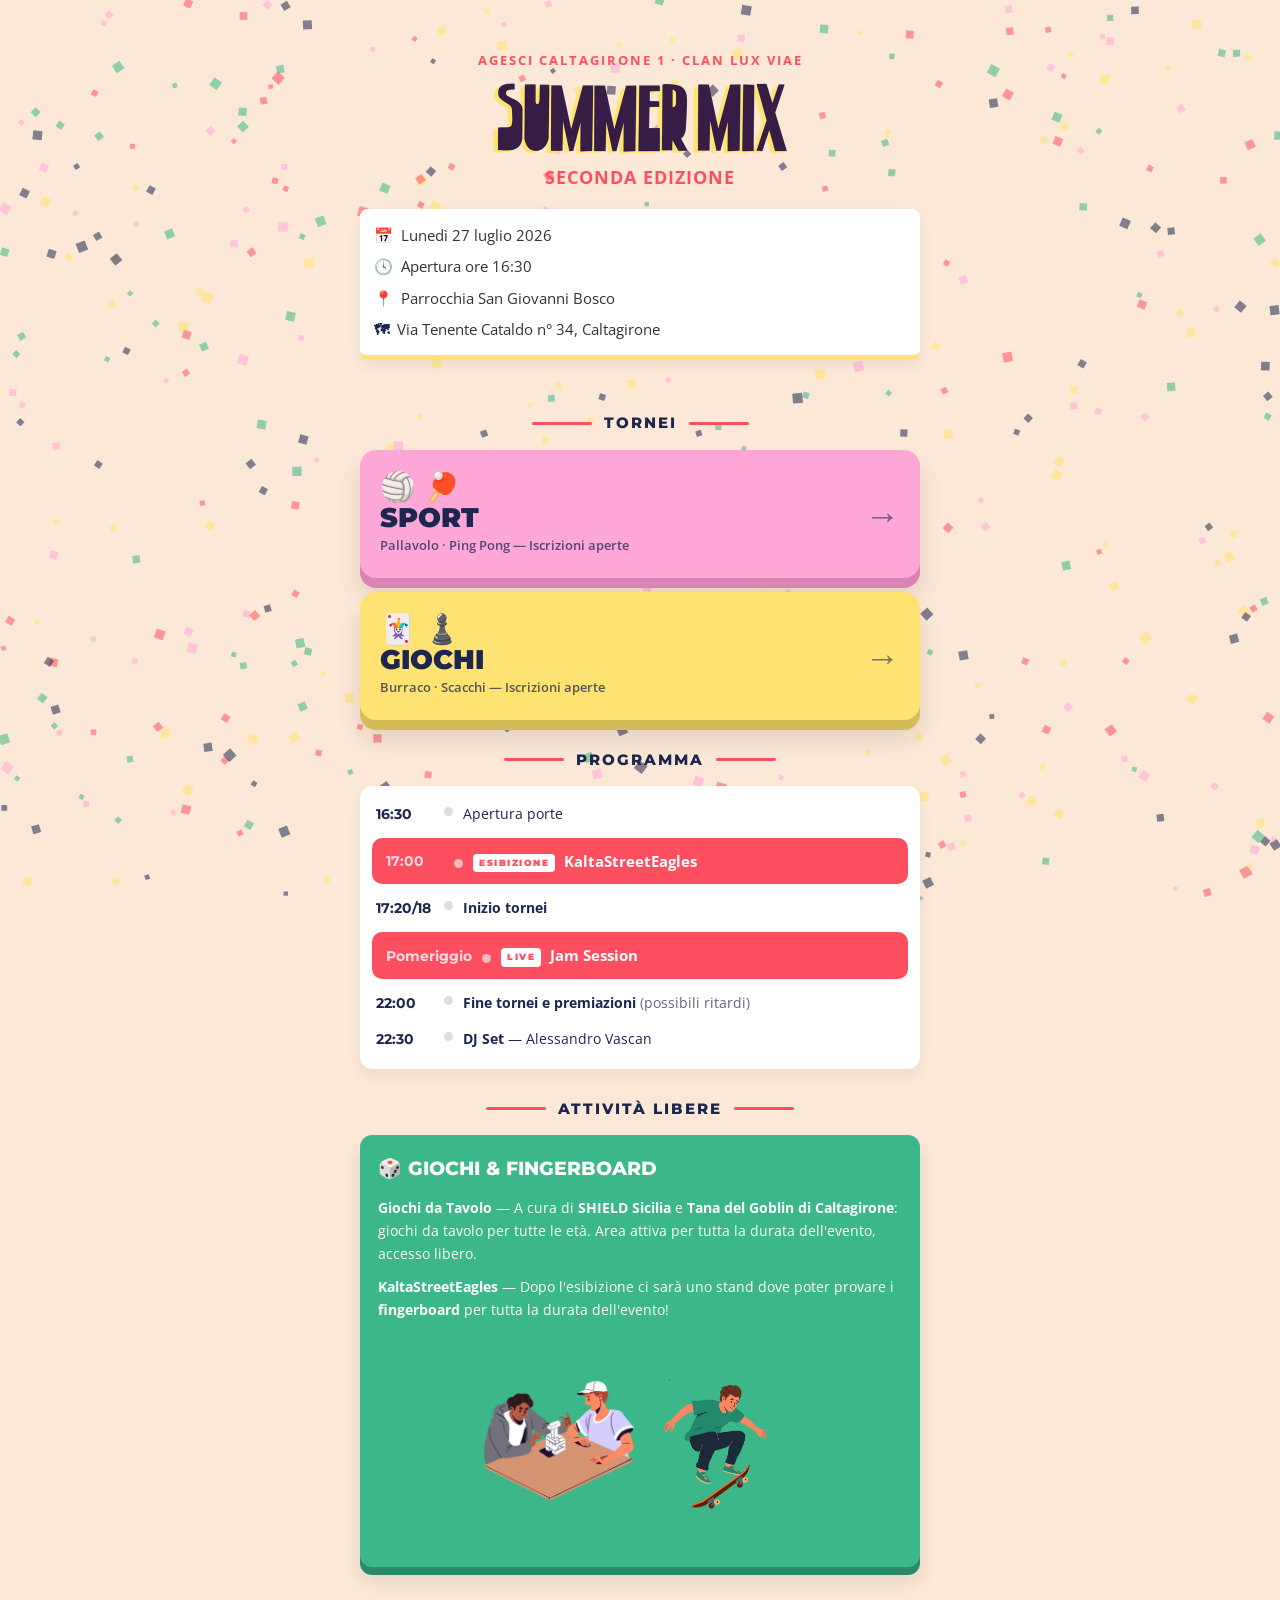
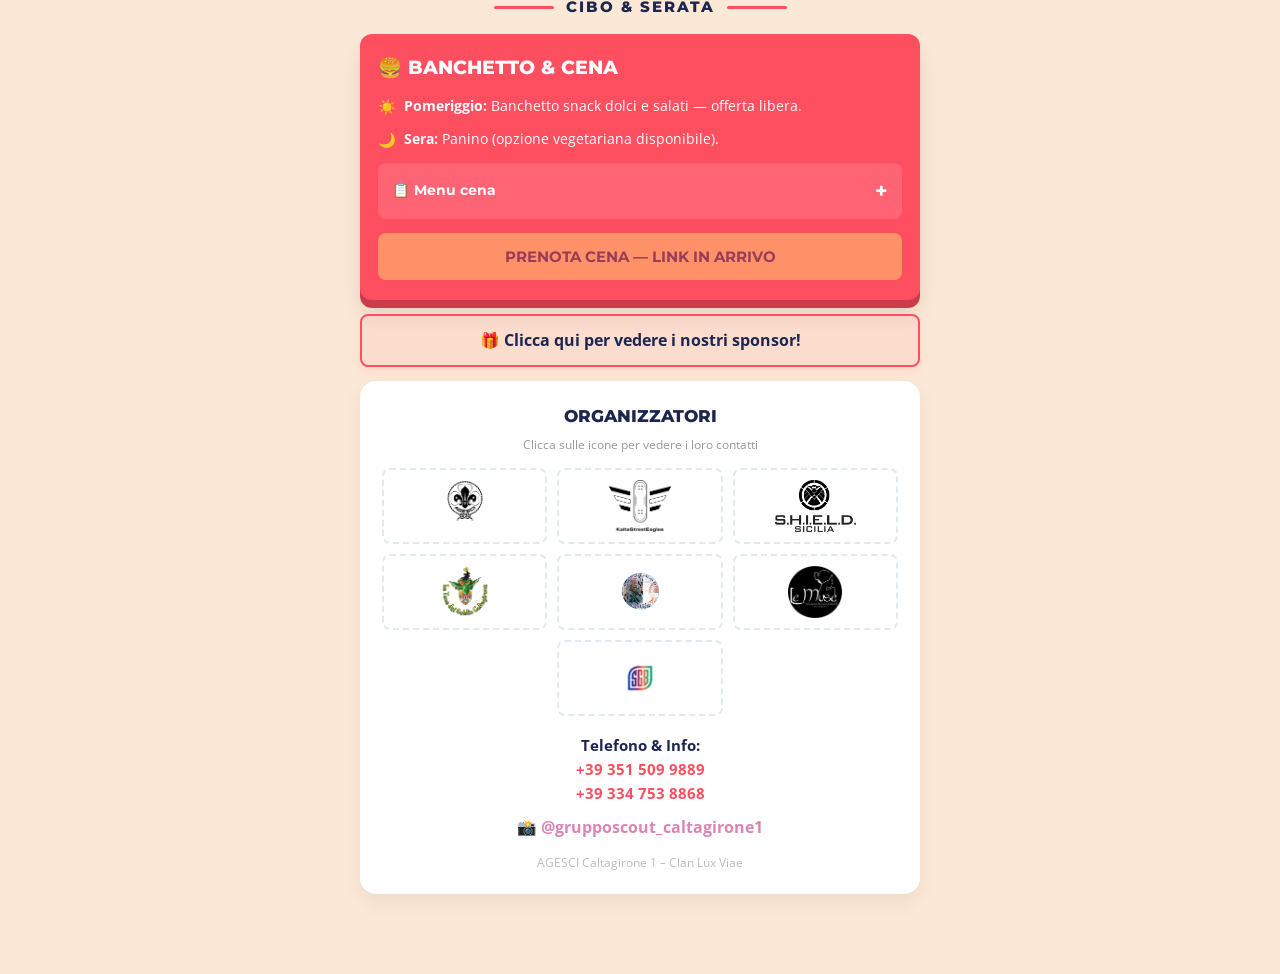
<file: index.html>
<!DOCTYPE html>
<html lang="it">
<head>
    <meta charset="UTF-8">
    <meta name="viewport" content="width=device-width, initial-scale=1.0">
    <meta name="color-scheme" content="light">
    <title>Summer Mix 2026 – Seconda Edizione</title>
    <meta name="description" content="Summer Mix seconda edizione – sport, giochi, jam session, DJ set e cibo. 27 luglio ore 16:30, Parrocchia San Giovanni Bosco, Caltagirone.">
    <meta property="og:title" content="Summer Mix 2026 – Seconda Edizione">
    <meta property="og:description" content="Sport, giochi da tavolo, DJ set e cibo. 27 luglio a Caltagirone – Clan Lux Viae AGESCI.">
    <meta property="og:type" content="website">
    <meta property="og:image" content="TODO_URL_POSTER">
    <meta property="og:locale" content="it_IT">
    <meta name="twitter:card" content="summary_large_image">
    <link rel="preconnect" href="https://fonts.googleapis.com">
    <link rel="preconnect" href="https://fonts.gstatic.com" crossorigin>
    <link href="https://fonts.googleapis.com/css2?family=Montserrat:wght@700;800;900&family=Open+Sans:wght@400;600;700&display=swap" rel="stylesheet">
    <link rel="stylesheet" href="style.css">
</head>
<body>

<canvas id="particle-canvas" aria-hidden="true"></canvas>

<div class="container">

    <header>
        <p class="header-eyebrow">AGESCI Caltagirone 1 · Clan Lux Viae</p>
        <img src="assets/logo.png" alt="Summer Mix" class="logo-img" width="600" height="153">
        <p class="header-sub">Seconda Edizione</p>
        <div class="info-box">
            <div class="info-item"><strong>📅</strong> Lunedì 27 luglio 2026</div>
            <div class="info-item"><strong>🕓</strong> Apertura ore 16:30</div>
            <div class="info-item"><strong>📍</strong> Parrocchia San Giovanni Bosco</div>
            <div class="info-item"><strong>🗺</strong> Via Tenente Cataldo n° 34, Caltagirone</div>
        </div>
    </header>

    <!-- TORNEI -->
    <p class="section-label">Tornei</p>
        <div role="list" aria-label="Tornei della giornata">

    <!-- MAIN NAVIGATION BOXES -->
    <a href="sport.html" class="main-box main-box-sport" aria-label="Vai alla sezione Sport">
        <div class="main-box-content">
            <div class="main-box-icon">🏐 🏓</div>
            <div class="main-box-title">Sport</div>
            <div class="main-box-sub">Pallavolo · Ping Pong — Iscrizioni aperte</div>
        </div>
        <div class="main-box-arrow" aria-hidden="true">→</div>
    </a>

    <a href="giochi.html" class="main-box main-box-giochi" aria-label="Vai alla sezione Giochi da tavolo">
        <div class="main-box-content">
            <div class="main-box-icon">🃏 ♟️</div>
            <div class="main-box-title">Giochi</div>
            <div class="main-box-sub">Burraco · Scacchi — Iscrizioni aperte</div>
        </div>
        <div class="main-box-arrow" aria-hidden="true">→</div>
    </a>

    <!-- PROGRAMMA -->
    <p class="section-label">Programma</p>
    <div class="timeline-wrap">
        <div role="list" aria-label="Programma della giornata">

        <div class="tl-item" role="listitem">
            <div class="tl-time">16:30</div>
            <div class="tl-dot" aria-hidden="true"></div>
            <div class="tl-content">Apertura porte</div>
        </div>

        <!-- KaltaStreetEagles — evidenziati -->
        <div class="tl-item-featured" role="listitem">
            <div class="tl-time">17:00</div>
            <div class="tl-dot" aria-hidden="true"></div>
            <div class="tl-content">
                <span class="badge-live" aria-label="Performance dal vivo">ESIBIZIONE</span>
                <strong>KaltaStreetEagles</strong>
            </div>
        </div>

        <div class="tl-item" role="listitem">
            <div class="tl-time">17:20/18</div>
            <div class="tl-dot" aria-hidden="true"></div>
            <div class="tl-content"><strong>Inizio tornei</strong></div>
        </div>

          <!-- Jam — evidenziati -->
        <div class="tl-item-featured" role="listitem">
            <div class="tl-time">Pomeriggio</div>
            <div class="tl-dot" aria-hidden="true"></div>
            <div class="tl-content">
                <span class="badge-live" aria-label="Performance dal vivo">LIVE</span>
                <strong>Jam Session</strong>
            </div>
        </div>

        <div class="tl-item" role="listitem">
            <div class="tl-time">22:00</div>
            <div class="tl-dot" aria-hidden="true"></div>
            <div class="tl-content"><strong>Fine tornei e premiazioni</strong><span style="opacity:.7;"> (possibili ritardi)</span></div>
        </div>

        <div class="tl-item" role="listitem">
            <div class="tl-time">22:30</div>
            <div class="tl-dot" aria-hidden="true"></div>
            <div class="tl-content"><strong>DJ Set</strong> — Alessandro Vascan</div>
        </div>

        </div>
    </div>

    <!-- ATTIVITÀ LIBERE -->
    <p class="section-label">Attività Libere</p>
    <div class="free-card">
        <h2>🎲 Giochi &amp; Fingerboard</h2>
        <div class="free-block">
            <p><strong>Giochi da Tavolo</strong> — A cura di <strong>SHIELD Sicilia</strong> e <strong>Tana del Goblin di Caltagirone</strong>: giochi da tavolo per tutte le età. Area attiva per tutta la durata dell'evento, accesso libero.</p>
        </div>
        <div class="free-block">
            <p><strong>KaltaStreetEagles</strong> — Dopo l'esibizione ci sarà uno stand dove poter provare i <strong>fingerboard</strong> per tutta la durata dell'evento!</p>
        </div>
        <div class="free-illus">
            <img src="assets/illus-shield.webp" alt="Illustrazione giochi da tavolo" loading="lazy">
            <img src="assets/illus_skate.webp" alt="Illustrazione fingerboard" loading="lazy">
        </div>
    </div>

    <!-- CIBO -->
    <p class="section-label">Cibo &amp; Serata</p>
    <div class="cibo-card">
        <h2>🍔 Banchetto &amp; Cena</h2>
        <div class="cibo-row">
            <span class="cibo-row-icon">☀️</span>
            <span><strong>Pomeriggio:</strong> Banchetto snack dolci e salati — offerta libera.</span>
        </div>
        <div class="cibo-row">
            <span class="cibo-row-icon">🌙</span>
            <span><strong>Sera:</strong> Panino (opzione vegetariana disponibile).</span>
        </div>

        <details class="menu-dropdown">
            <summary>📋 Menu cena</summary>
            <ul class="menu-list">
                <li> Panino salsiccia, condimenti a piacere</li>
                <li> Panino salsiccia, condimenti + acqua</li>
                <li> Panino würstel + condimenti</li>
                <li> Panino würstel + condimenti + acqua</li>
                <li>Panino vegetariano (lattuga, pomodoro, cipolla)</li>
                <li> Panino vegetariano + acqua</li>
            </ul>
        </details>
        <!--
            TODO: rimuovi disabled quando il link form è pronto.
            Cambia in: <a href="LINK_FORM" class="btn btn-yellow" target="_blank" rel="noopener">Prenota cena</a>
        -->
        <button class="btn btn-yellow btn-disabled" disabled aria-disabled="true" style="margin-top:14px;">
            Prenota cena — link in arrivo
        </button>
    </div>

    <!-- SPONSOR -->
    <div class="sponsor-trigger"
         role="button" tabindex="0" aria-haspopup="dialog"
         onclick="openSponsorModal()"
         onkeydown="if(event.key==='Enter'||event.key===' '){event.preventDefault();openSponsorModal();}">
        🎁 Clicca qui per vedere i nostri sponsor!
    </div>

    <!-- FOOTER ORGANIZZATORI -->
    <footer id="contatti">
        <h3>Organizzatori</h3>
        <p style="font-size:.72rem; color:#999; margin:-8px 0 14px;">Clicca sulle icone per vedere i loro contatti</p>
        <div class="org-grid">
            <a href="https://www.instagram.com/grupposcout_caltagirone1/" target="_blank" rel="noopener" class="org-slot"><img src="assets/agesci.webp" alt="AGESCI Caltagirone 1 — Instagram"></a>
            <a href="https://www.instagram.com/kaltastreeteagles/" target="_blank" rel="noopener" class="org-slot"><img src="assets/kse.webp" alt="KaltaStreetEagles — Instagram"></a>
            
            <a href="https://www.instagram.com/shield.sicilia/" target="_blank" rel="noopener" class="org-slot"><img src="assets/logo-shield.webp" alt="SHIELD Sicilia — Instagram"></a>
            <a href="https://www.instagram.com/shield.sicilia/" target="_blank" rel="noopener" class="org-slot"><img src="assets/tana-goblin.webp" alt="Tana del Goblin — Instagram"></a>
            <div class="org-slot"><img src="assets/burraco.webp" alt="ASD Burraco La Scala"></div>
            <a href="https://www.facebook.com/share/1EQZcyvQ3m/" target="_blank" rel="noopener" class="org-slot"><img src="assets/le-muse.webp" alt="Le Muse"></a>
            <a href="https://www.instagram.com/oratoriosgb._/" target="_blank" rel="noopener" class="org-slot"><img src="assets/Logo_Colorato_sgb.webp" alt="Parrocchia San Giovanni Bosco — Instagram"></a>
        </div>
        <p class="contact-line">
            <strong>Telefono &amp; Info:</strong><br>
            <a href="tel:+393515099889" class="contact-link">+39 351 509 9889</a><br>
            <a href="tel:+393347538868" class="contact-link">+39 334 753 8868</a>
        </p>
        <a href="https://www.instagram.com/grupposcout_caltagirone1"
           class="social-link" target="_blank" rel="noopener">
            📸 @grupposcout_caltagirone1
        </a>
        <p class="footer-note">AGESCI Caltagirone 1 – Clan Lux Viae</p>
    </footer>

</div><!-- /container -->

<!-- SPONSOR MODAL -->
<div id="sponsorModal" class="modal-overlay"
     role="dialog" aria-modal="true" aria-labelledby="sponsorTitle"
     onclick="closeSponsorModal()">
    <div class="modal-content" onclick="event.stopPropagation()">
        <span class="close-modal" role="button" tabindex="0" aria-label="Chiudi"
              onclick="closeSponsorModal()"
              onkeydown="if(event.key==='Enter'||event.key===' '){closeSponsorModal();}">&times;</span>
        <h2 id="sponsorTitle">I Nostri Sponsor</h2>
        <div class="sponsor-grid">
            <div class="sponsor-slot"><img src="assets/carista.webp" alt="Carista"></div>
            <div class="sponsor-slot"><img src="assets/cultrona.webp" alt="Cultrona"></div>
            <div class="sponsor-slot"><img src="assets/navanzino.webp" alt="Navanzino"></div>
            <div class="sponsor-slot"><img src="assets/edicola-falcone-borsellino.webp" alt="Edicola Falcone Borsellino"></div>
            <div class="sponsor-slot"><img src="assets/fisica-viaggi.webp" alt="Fisica Viaggi"></div>
            <div class="sponsor-slot"><img src="assets/virtualars.webp" alt="VirtualArs"></div>
            <div class="sponsor-slot"><img src="assets/Calcagno-Maria-Banner.webp" alt="Calcagno Maria"></div>
            <div class="sponsor-slot"><img src="assets/fralogo.webp" alt="Fra"></div>
            <div class="sponsor-slot"><img src="assets/l_incanto.webp" alt="L'Incanto Ristorante Pizzeria"></div>
            <div class="sponsor-slot"><img src="assets/richi.webp" alt="Richi Bio Hair Lab"></div>
            <div class="sponsor-slot"><img src="assets/ribaudo.webp" alt="Ribaudo"></div>
        </div>
    </div>
</div>

<script src="particles.js"></script>
<script>
function openSponsorModal() {
    const m = document.getElementById('sponsorModal');
    m.classList.add('active');
    document.body.style.overflow = 'hidden';
    m.querySelector('.close-modal').focus();
}
function closeSponsorModal() {
    document.getElementById('sponsorModal').classList.remove('active');
    document.body.style.overflow = '';
}
document.addEventListener('keydown', e => { if (e.key === 'Escape') closeSponsorModal(); });
</script>

</body>
</html>
</file>
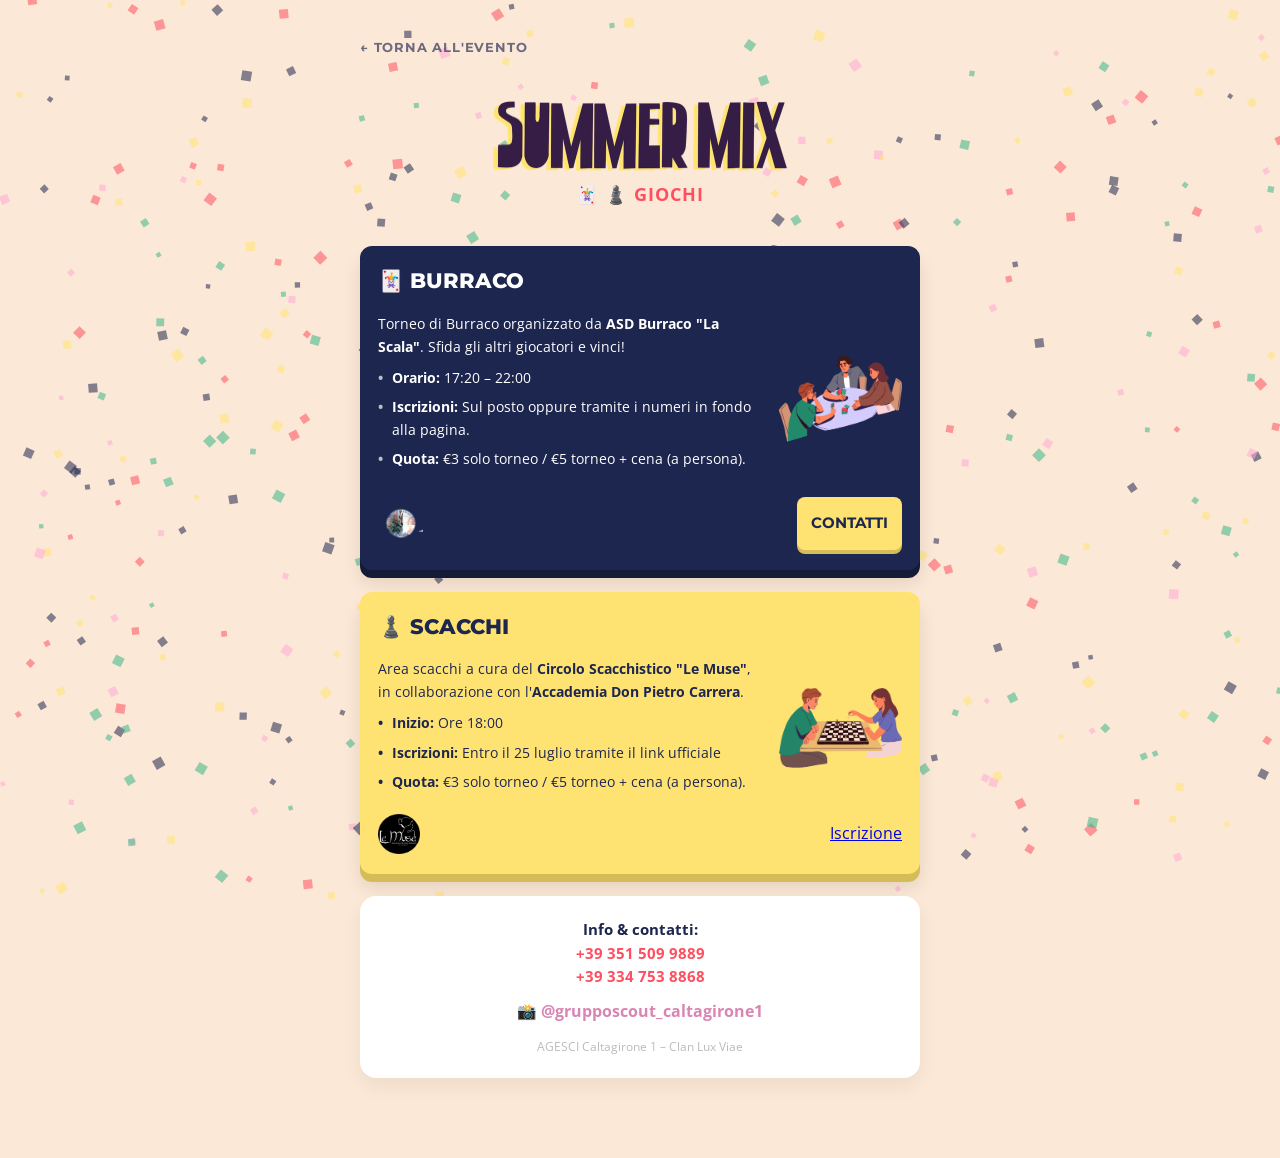
<file: giochi.html>
<!DOCTYPE html>
<html lang="it">
<head>
    <meta charset="UTF-8">
    <meta name="viewport" content="width=device-width, initial-scale=1.0">
    <meta name="color-scheme" content="light">
    <title>Giochi – Summer Mix 2026</title>
    <meta name="description" content="Burraco, scacchi e giochi da tavolo al Summer Mix 2026. Info, iscrizioni e associazioni partner.">
    <link rel="preconnect" href="https://fonts.googleapis.com">
    <link rel="preconnect" href="https://fonts.gstatic.com" crossorigin>
    <link href="https://fonts.googleapis.com/css2?family=Montserrat:wght@700;800;900&family=Open+Sans:wght@400;600;700&display=swap" rel="stylesheet">
    <link rel="stylesheet" href="style.css">
</head>
<body>

<canvas id="particle-canvas" aria-hidden="true"></canvas>

<div class="container">

    <nav class="back-bar" aria-label="Navigazione">
        <a href="index.html">← Torna all'evento</a>
    </nav>

    <header>
        <img src="assets/logo.png" alt="Summer Mix" class="logo-img" width="600" height="153">
        <p class="header-sub" style="margin-top:6px;">🃏 ♟️ Giochi</p>
    </header>

    <!-- BURRACO -->
    <article class="sub-card sub-card-navy on-dark">
        <div class="sub-card-head">
            <h2>🃏 Burraco</h2>
        </div>
        <div class="sub-card-body">
            <div class="sub-card-text">
                <p>Torneo di Burraco organizzato da <strong>ASD Burraco "La Scala"</strong>. Sfida gli altri giocatori e vinci!</p>
                <ul class="details-list">
                    <li><strong>Orario:</strong> 17:20 – 22:00</li>
                    <li><strong>Iscrizioni:</strong> Sul posto oppure tramite i numeri in fondo alla pagina.</li>
                    <li><strong>Quota:</strong> €3 solo torneo / €5 torneo + cena (a persona).</li>
                </ul>
            </div>
            <div class="illus-slot">
                <img src="assets/giochitavolo.webp" alt="Illustrazione burraco" loading="lazy">
            </div>
        </div>
        <div class="sub-card-foot sub-card-foot-flex">
            <div class="assoc-logos">
                <img src="assets/burraco.webp" alt="ASD Burraco La Scala" class="assoc-logo">
            </div>
            <a href="#contatti" class="btn btn-yellow">Contatti</a>
        </div>
    </article>

    <!-- SCACCHI -->
    <article class="sub-card sub-card-yellow on-light">
        <div class="sub-card-head">
            <h2>♟️ Scacchi</h2>
        </div>
        <div class="sub-card-body">
            <div class="sub-card-text">
                <p>Area scacchi a cura del <strong>Circolo Scacchistico "Le Muse"</strong>, in collaborazione con l'<strong>Accademia Don Pietro Carrera</strong>.</p>
                <ul class="details-list">
                    <li><strong>Inizio:</strong> Ore 18:00</li>
                    <li><strong>Iscrizioni:</strong> Entro il 25 luglio tramite il link ufficiale</li>
                    <li><strong>Quota:</strong> €3 solo torneo / €5 torneo + cena (a persona).</li>
                </ul>
            </div>
            <div class="illus-slot">
                <img src="assets/illus_scacchi.webp" alt="Illustrazione scacchi" loading="lazy">
            </div>
        </div>
        <div class="sub-card-foot sub-card-foot-flex">
            <div class="assoc-logos">
                <img src="assets/le-muse.webp" alt="Le Muse" class="assoc-logo">
            </div>
            <a href="https://vesus.org/tournament/hcoeENjp?selectedTab=tournament.details" target="_blank" rel="noopener">Iscrizione</a>
        </div>
    </article>

    <!-- FOOTER MINIMAL -->
    <footer id="contatti">
        <p class="contact-line">
            <strong>Info &amp; contatti:</strong><br>
            <a href="tel:+393515099889" class="contact-link">+39 351 509 9889</a><br>
            <a href="tel:+393347538868" class="contact-link">+39 334 753 8868</a>
        </p>
        <a href="https://www.instagram.com/grupposcout_caltagirone1"
           class="social-link" target="_blank" rel="noopener">
            📸 @grupposcout_caltagirone1
        </a>
        <p class="footer-note">AGESCI Caltagirone 1 – Clan Lux Viae</p>
    </footer>

</div><!-- /container -->

<script src="particles.js"></script>

</body>
</html>
</file>
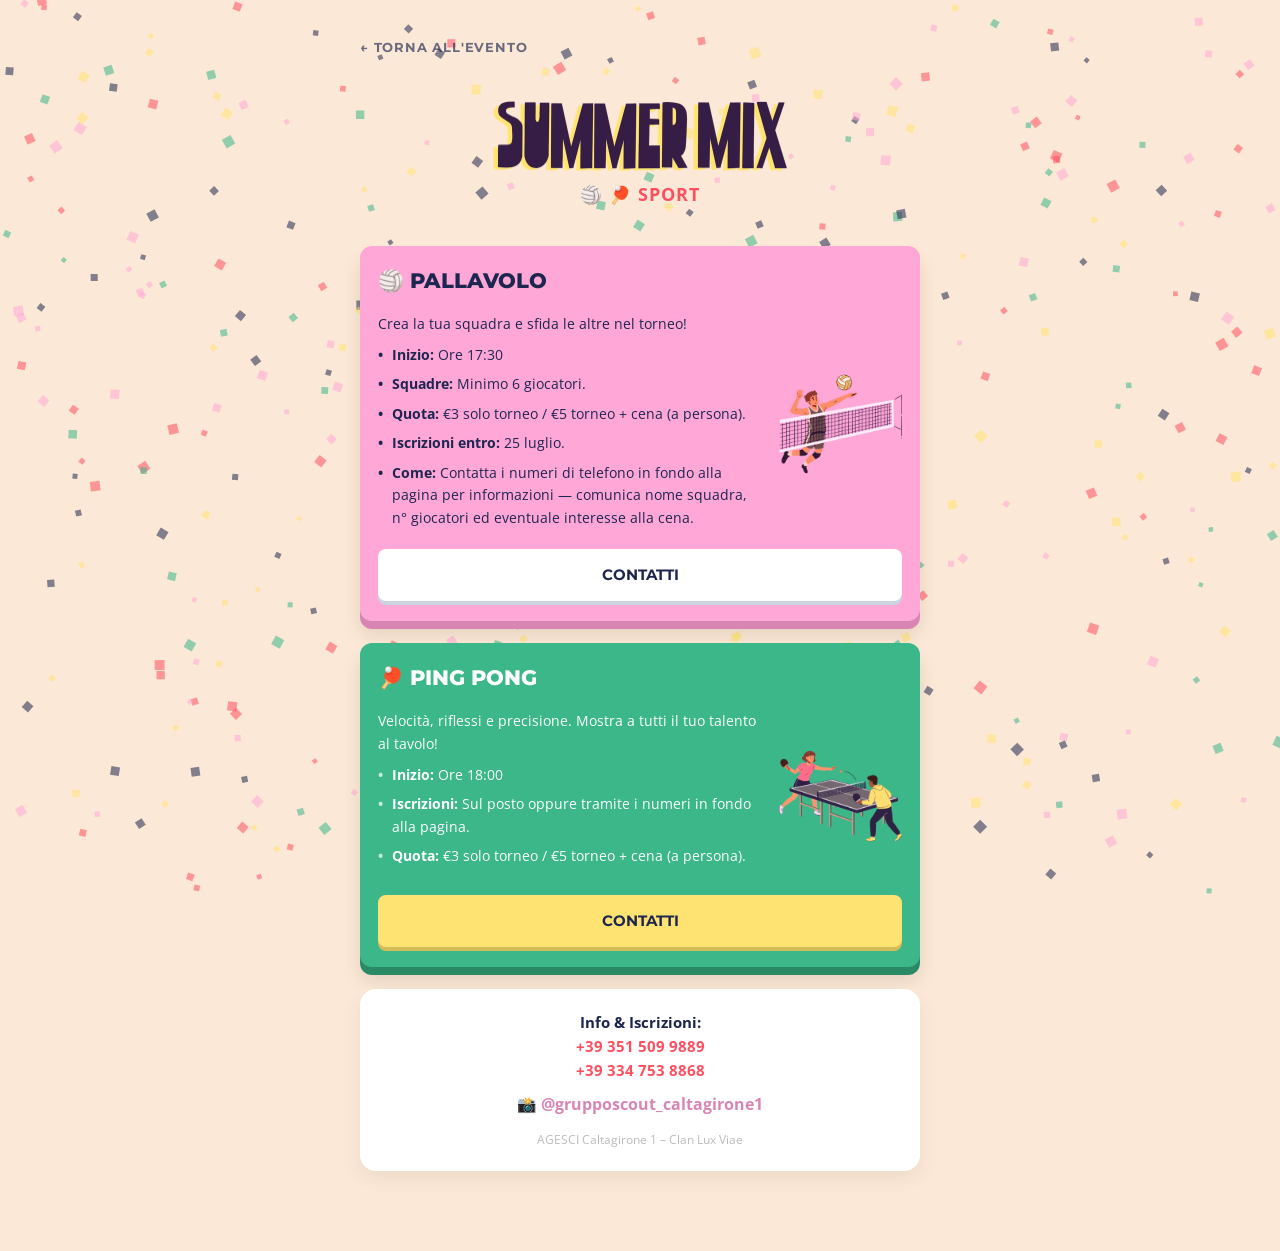
<file: sport.html>
<!DOCTYPE html>
<html lang="it">
<head>
    <meta charset="UTF-8">
    <meta name="viewport" content="width=device-width, initial-scale=1.0">
    <meta name="color-scheme" content="light">
    <title>Sport – Summer Mix 2026</title>
    <meta name="description" content="Tornei di pallavolo e ping pong al Summer Mix 2026. Iscrizioni, quote e informazioni.">
    <link rel="preconnect" href="https://fonts.googleapis.com">
    <link rel="preconnect" href="https://fonts.gstatic.com" crossorigin>
    <link href="https://fonts.googleapis.com/css2?family=Montserrat:wght@700;800;900&family=Open+Sans:wght@400;600;700&display=swap" rel="stylesheet">
    <link rel="stylesheet" href="style.css">
</head>
<body>

<canvas id="particle-canvas" aria-hidden="true"></canvas>

<div class="container">

    <nav class="back-bar" aria-label="Navigazione">
        <a href="index.html">← Torna all'evento</a>
    </nav>

    <header>
        <img src="assets/logo.png" alt="Summer Mix" class="logo-img" width="600" height="153">
        <p class="header-sub" style="margin-top:6px;">🏐 🏓 Sport</p>
    </header>

    <!-- PALLAVOLO -->
    <article class="sub-card sub-card-pink on-light">
        <div class="sub-card-head">
            <h2>🏐 Pallavolo</h2>
        </div>
        <div class="sub-card-body">
            <div class="sub-card-text">
                <p>Crea la tua squadra e sfida le altre nel torneo!</p>
                <ul class="details-list">
                    <li><strong>Inizio:</strong> Ore 17:30</li>
                    <li><strong>Squadre:</strong> Minimo 6 giocatori.</li>
                    <li><strong>Quota:</strong> €3 solo torneo / €5 torneo + cena (a persona).</li>
                    <li><strong>Iscrizioni entro:</strong> 25 luglio.</li>
                    <li><strong>Come:</strong> Contatta i numeri di telefono in fondo alla pagina per informazioni — comunica nome squadra, n° giocatori ed eventuale interesse alla cena.</li>
                </ul>
            </div>
            <div class="illus-slot">
                <img src="assets/Pallavolo.webp" alt="Illustrazione pallavolo" loading="lazy">
            </div>
        </div>
        <div class="sub-card-foot">
            <a href="#contatti" class="btn">Contatti</a>
        </div>
    </article>

    <!-- PING PONG -->
    <article class="sub-card sub-card-green on-dark">
        <div class="sub-card-head">
            <h2>🏓 Ping Pong</h2>
        </div>
        <div class="sub-card-body">
            <div class="sub-card-text">
                <p>Velocità, riflessi e precisione. Mostra a tutti il tuo talento al tavolo!</p>
                <ul class="details-list">
                    <li><strong>Inizio:</strong> Ore 18:00</li>
                    <li><strong>Iscrizioni:</strong> Sul posto oppure tramite i numeri in fondo alla pagina.</li>
                    <li><strong>Quota:</strong> €3 solo torneo / €5 torneo + cena (a persona).</li>
                </ul>
            </div>
            <div class="illus-slot">
                <img src="assets/pingpong.webp" alt="Illustrazione ping pong" loading="lazy">
            </div>
        </div>
        <div class="sub-card-foot">
            <a href="#contatti" class="btn btn-yellow">Contatti</a>
        </div>
    </article>

    <!-- FOOTER MINIMAL -->
    <footer id="contatti">
        <p class="contact-line">
            <strong>Info &amp; Iscrizioni:</strong><br>
            <a href="tel:+393515099889" class="contact-link">+39 351 509 9889</a><br>
            <a href="tel:+393347538868" class="contact-link">+39 334 753 8868</a>
        </p>
        <a href="https://www.instagram.com/grupposcout_caltagirone1"
           class="social-link" target="_blank" rel="noopener">
            📸 @grupposcout_caltagirone1
        </a>
        <p class="footer-note">AGESCI Caltagirone 1 – Clan Lux Viae</p>
    </footer>

</div><!-- /container -->

<script src="particles.js"></script>

</body>
</html>
</file>
<file: style.css>
/* ============================================================
   SUMMER MIX 2026 — Shared Stylesheet
   ============================================================ */
:root {
    color-scheme: light only;
    --color-pink:        #FFA7D7;
    --color-pink-dark:   #D985B4;
    --color-green:       #3BB789;
    --color-green-dark:  #2A8A66;
    --color-yellow:      #FFE372;
    --color-yellow-dark: #D4BD59;
    --color-red:         #FE4F60;
    --color-red-dark:    #CC3D4B;
    --color-navy:        #1D264F;
    --color-navy-dark:   #141A38;
    --color-text-dark:   #1D264F;
    --color-bg:          #FCE8D6;
}

*, *::before, *::after {
    box-sizing: border-box; margin: 0; padding: 0;
    -webkit-tap-highlight-color: transparent;
}

html { background: var(--color-bg); }

body {
    font-family: 'Open Sans', sans-serif;
    background: var(--color-bg);
    color: var(--color-text-dark);
    line-height: 1.6;
    padding-bottom: 60px;
    min-height: 100vh;
    overflow-x: hidden;
    -webkit-text-fill-color: initial; /* previene override forzati iOS dark */
    forced-color-adjust: none;
}

h1, h2, h3 {
    font-family: 'Montserrat', sans-serif;
    font-weight: 800; text-transform: uppercase;
}

/* ── Canvas ── */
#particle-canvas {
    position: fixed; top: 0; left: 0;
    width: 100vw; height: 100vh;
    z-index: 0; pointer-events: none;
}

/* ── Container ── */
.container {
    width: 100%; max-width: 600px;
    margin: 0 auto; padding: 20px;
    position: relative; z-index: 2;
}

/* ── Header ── */
header { text-align: center; padding: 30px 0 20px; }

.logo-img {
    width: 100%; max-width: 300px; height: auto;
    display: block; margin: 0 auto 6px;
}

.header-eyebrow {
    font-size: .8rem; text-transform: uppercase;
    letter-spacing: 2px; color: var(--color-red);
    margin-bottom: 10px; font-weight: 700;
}

.header-sub {
    font-size: 1.1rem; font-weight: 700;
    color: var(--color-red); text-transform: uppercase;
    letter-spacing: 1px; margin-bottom: 18px;
}

/* ── Info box ── */
.info-box {
    background: #fff;
    border-bottom: 4px solid var(--color-yellow);
    padding: 14px; border-radius: 8px;
    text-align: left; margin-bottom: 4px;
    box-shadow: 0 6px 16px rgba(0,0,0,.06);
}
.info-item { margin-bottom: 7px; font-size: .95rem; color: #333; }
.info-item:last-child { margin-bottom: 0; }
.info-item strong { color: var(--color-text-dark); margin-right: 4px; }

/* ── Section label ── */
.section-label {
    font-family: 'Montserrat', sans-serif; font-size: .95rem;
    font-weight: 800; text-transform: uppercase; letter-spacing: 2px;
    color: var(--color-navy); margin: 28px 0 14px; text-align: center;
    display: flex; align-items: center; justify-content: center; gap: 12px;
}
.section-label::before,
.section-label::after {
    content: ""; height: 3px; flex: 1; max-width: 60px;
    background: var(--color-red); border-radius: 2px;
}

/* ── Main nav boxes (index only) ── */
.main-box {
    display: flex; align-items: center; justify-content: space-between;
    border-radius: 16px; padding: 22px 20px; margin-bottom: 14px;
    text-decoration: none; cursor: pointer;
    position: relative; top: 0;
    transition: top .1s, box-shadow .1s;
}
.main-box:focus-visible { outline: 3px solid var(--color-navy); outline-offset: 3px; }
.main-box:active { top: 5px; }

.main-box-content { flex: 1; }
.main-box-icon    { font-size: 1.8rem; margin-bottom: 4px; line-height: 1; }
.main-box-title   { font-family: 'Montserrat', sans-serif; font-weight: 900;
                    font-size: 1.7rem; line-height: 1; margin-bottom: 3px;
                    text-transform: uppercase; }
.main-box-sub     { font-size: .82rem; font-weight: 600; opacity: .75; }
.main-box-arrow   { font-size: 2.2rem; font-weight: 700; flex-shrink: 0;
                    margin-left: 16px; opacity: .6; }

.main-box-sport {
    background: var(--color-pink); color: var(--color-text-dark);
    box-shadow: 0 10px 0 var(--color-pink-dark), 0 18px 26px rgba(0,0,0,.12);
}
.main-box-sport:active  { box-shadow: 0 5px 0 var(--color-pink-dark),  0 8px 12px rgba(0,0,0,.10); }

.main-box-giochi {
    background: var(--color-yellow); color: var(--color-text-dark);
    box-shadow: 0 10px 0 var(--color-yellow-dark), 0 18px 26px rgba(0,0,0,.12);
}
.main-box-giochi:active { box-shadow: 0 5px 0 var(--color-yellow-dark), 0 8px 12px rgba(0,0,0,.10); }

/* ── Timeline (home) ── */
.timeline-wrap {
    background: #fff; border-radius: 12px;
    padding: 16px 16px 6px;
    box-shadow: 0 6px 16px rgba(0,0,0,.06);
    margin-bottom: 14px;
}

.tl-item {
    display: flex; gap: 10px; align-items: flex-start;
    margin-bottom: 12px; font-size: .9rem;
}
.tl-time {
    font-family: 'Montserrat', sans-serif; font-weight: 700;
    min-width: 58px; flex-shrink: 0; color: var(--color-text-dark); padding-top: 1px;
}
.tl-dot {
    width: 9px; height: 9px; border-radius: 50%;
    background: #ddd; flex-shrink: 0; margin-top: 5px;
}
.tl-content { flex: 1; }

/* KaltaStreetEagles — featured row */
.tl-item-featured {
    display: flex; gap: 10px; align-items: center;
    background: var(--color-red); color: #fff;
    border-radius: 10px; padding: 11px 14px;
    margin: 0 -4px 12px; font-size: .9rem;
}
.tl-item-featured .tl-time  { color: rgba(255,255,255,.8); min-width: 58px; }
.tl-item-featured .tl-dot   { background: rgba(255,255,255,.6); }
.tl-item-featured .tl-content { font-size: .95rem; }

.badge-live {
    display: inline-flex; align-items: center;
    background: #fff; color: var(--color-red);
    font-family: 'Montserrat', sans-serif;
    font-size: .58rem; font-weight: 900; letter-spacing: 1.5px;
    padding: 2px 6px; border-radius: 4px;
    vertical-align: middle; margin-right: 5px;
    animation: pulse 1.4s ease-in-out infinite;
}
@keyframes pulse { 0%,100% { opacity:1; } 50% { opacity:.5; } }

/* ── Cibo card (index) ── */
.cibo-card {
    background: var(--color-red); color: #fff;
    border-radius: 12px; padding: 18px 18px 20px;
    box-shadow: 0 8px 0 var(--color-red-dark), 0 14px 20px rgba(0,0,0,.10);
    margin-bottom: 14px;
}
.cibo-card h2 { font-size: 1.2rem; margin-bottom: 12px; }
.cibo-row { display: flex; gap: 8px; margin-bottom: 9px; font-size: .9rem; align-items: flex-start; }
.cibo-row-icon { flex-shrink: 0; margin-top: 1px; }

/* ── Sponsor trigger ── */
.sponsor-trigger {
    font-size: .98rem; font-weight: 700; text-align: center;
    color: var(--color-text-dark); margin: 14px 0;
    background: rgba(254,79,96,.07); border: 2px solid var(--color-red);
    padding: 12px; border-radius: 8px; cursor: pointer;
    transition: transform .15s; box-shadow: 0 4px 10px rgba(254,79,96,.10);
}
.sponsor-trigger:active { transform: scale(.98); }
.sponsor-trigger:focus-visible { outline: 3px solid var(--color-navy); outline-offset: 3px; }

/* ── Buttons ── */
.btn {
    display: block; width: 100%; text-align: center; padding: 14px;
    background: #fff; color: var(--color-text-dark); text-decoration: none;
    font-family: 'Montserrat', sans-serif; font-weight: 700;
    border-radius: 8px; text-transform: uppercase; font-size: .95rem;
    box-shadow: 0 4px 0 #CBD5E1;
    transition: transform .1s, box-shadow .1s;
    cursor: pointer; border: none; appearance: none;
}
.btn:active         { transform: translateY(4px); box-shadow: none; }
.btn-yellow         { background: var(--color-yellow); box-shadow: 0 4px 0 var(--color-yellow-dark); }
.btn-yellow:active  { box-shadow: none; }
.btn[disabled], .btn-disabled {
    opacity: .45; cursor: not-allowed; pointer-events: none; box-shadow: none;
}
.btn + .btn { margin-top: 10px; }

/* ── Badge TBD ── */
.badge-tbd { display: inline-block; padding: 2px 8px; border-radius: 4px;
             font-size: .73rem; font-weight: 600; font-style: italic; }
.on-light .badge-tbd { background: rgba(0,0,0,.12); color: var(--color-text-dark); }
.on-dark  .badge-tbd { background: rgba(255,255,255,.25); color: #fff; }
/* uso diretto fuori da on-light/on-dark (es. timeline su bianco) */
.badge-tbd-plain    { background: rgba(0,0,0,.10); color: var(--color-text-dark); }
.badge-tbd-inv      { background: rgba(255,255,255,.25); color: #fff; }

/* ── Back bar (sub-pages) ── */
.back-bar { padding: 14px 0 8px; }
.back-bar a {
    display: inline-flex; align-items: center; gap: 6px;
    color: var(--color-text-dark); text-decoration: none;
    font-family: 'Montserrat', sans-serif; font-weight: 700;
    font-size: .82rem; text-transform: uppercase; letter-spacing: .8px;
    opacity: .65; transition: opacity .15s;
}
.back-bar a:hover, .back-bar a:focus { opacity: 1; }
.back-bar a:focus-visible { outline: 3px solid var(--color-navy); border-radius: 4px; outline-offset: 3px; }

/* ── Sub-page cards (always expanded) ── */
.sub-card {
    border-radius: 12px; margin-bottom: 22px; overflow: hidden;
}
.sub-card-head { padding: 18px 18px 14px; }
.sub-card-head h2 { font-size: 1.3rem; }
.sub-card-body {
    display: flex; gap: 14px; align-items: stretch;
    padding: 0 18px;
}
.sub-card-text       { flex: 1; min-width: 0; font-size: .9rem; }
.sub-card-text p     { margin-bottom: 9px; }
.sub-card-foot       { padding: 12px 18px 20px; }

/* colours */
.sub-card-pink   { background: var(--color-pink);   color: var(--color-text-dark);
                   box-shadow: 0 8px 0 var(--color-pink-dark),   0 14px 18px rgba(0,0,0,.10); }
.sub-card-green  { background: var(--color-green);  color: #fff;
                   box-shadow: 0 8px 0 var(--color-green-dark),  0 14px 18px rgba(0,0,0,.10); }
.sub-card-yellow { background: var(--color-yellow); color: var(--color-text-dark);
                   box-shadow: 0 8px 0 var(--color-yellow-dark), 0 14px 18px rgba(0,0,0,.10); }
.sub-card-navy   { background: var(--color-navy);   color: #fff;
                   box-shadow: 0 8px 0 var(--color-navy-dark),   0 14px 18px rgba(0,0,0,.10); }

/* ── Illustration slot ── */
.illus-slot {
    flex: 0 0 calc(25% - 8px); border-radius: 8px; overflow: hidden;
    min-height: 90px; align-self: center;
    display: flex; align-items: center; justify-content: center;
}
.illus-slot.ph {          /* placeholder */
    flex-direction: column; gap: 5px; padding: 8px; text-align: center;
    font-family: 'Montserrat', sans-serif; font-weight: 700;
    font-size: .58rem; letter-spacing: .5px; text-transform: uppercase;
}
.on-light .illus-slot.ph { background: rgba(255,255,255,.55); border: 1px dashed rgba(29,38,79,.22); color: rgba(29,38,79,.6); }
.on-dark  .illus-slot.ph { background: rgba(255,255,255,.14); border: 1px dashed rgba(255,255,255,.38); color: rgba(255,255,255,.8); }
.illus-slot.ph svg { opacity: .5; }
.illus-slot img { width: 100%; height: auto; object-fit: contain; display: block; }

/* ── Details list ── */
.details-list { list-style: none; margin: 8px 0; }
.details-list li { margin-bottom: 7px; padding-left: 14px; position: relative; font-size: .88rem; }
.details-list li::before { content: "•"; position: absolute; left: 0; font-weight: 700; }
.on-dark  .details-list li::before { color: rgba(255,255,255,.7); }
.on-light .details-list li::before { color: var(--color-text-dark); }

/* ── Footer ── */
footer {
    text-align: center; padding: 22px 20px; margin-top: 14px;
    background: #fff; border-radius: 16px;
    box-shadow: 0 8px 20px rgba(0,0,0,.06);
}
footer h3 { font-size: 1.05rem; color: var(--color-text-dark); margin-bottom: 14px; }

.org-grid {
    display: flex;
    flex-wrap: wrap;
    justify-content: center;
    gap: 10px;
    margin-bottom: 18px;
}
.org-slot {
    flex: 0 0 calc(33.333% - 8px);
    min-width: 0;
}
.org-slot {
    border: 2px dashed #e2e8f0; border-radius: 8px;
    padding: 14px 10px; height: 76px;
    display: flex; align-items: center; justify-content: center;
    font-family: 'Montserrat', sans-serif; font-size: .62rem;
    font-weight: 700; color: #c0c8d4; text-align: center;
    text-transform: uppercase; letter-spacing: .5px;
}
.org-slot img { max-width: 100%; max-height: 52px; object-fit: contain; }

.contact-line { margin-bottom: 10px; font-size: .93rem; }
.contact-link { color: var(--color-red); font-weight: 700; text-decoration: none; }
.social-link  { display: inline-flex; align-items: center; gap: 5px;
                color: var(--color-pink-dark); font-weight: 700;
                text-decoration: none; font-size: .98rem; }
.footer-note  { font-size: .76rem; color: #bbb; margin-top: 12px; }

/* ── Sponsor modal ── */
.modal-overlay {
    position: fixed; top: 0; left: 0; width: 100vw; height: 100vh;
    background: rgba(29,38,79,.8); backdrop-filter: blur(4px);
    z-index: 1000; display: flex; align-items: center; justify-content: center;
    opacity: 0; pointer-events: none; transition: opacity .3s;
}
.modal-overlay.active { opacity: 1; pointer-events: auto; }
.modal-content {
    background: #fff; width: 90%; max-width: 450px;
    border: 4px solid var(--color-red); border-radius: 12px;
    padding: 24px 18px; position: relative;
    transform: translateY(20px); transition: transform .3s;
    box-shadow: 0 10px 30px rgba(0,0,0,.3);
    max-height: 90vh; overflow-y: auto;
}
.modal-overlay.active .modal-content { transform: translateY(0); }
.close-modal {
    position: absolute; top: 10px; right: 14px;
    font-size: 2rem; font-weight: 700; color: var(--color-red); cursor: pointer; line-height: 1;
}
.close-modal:focus-visible { outline: 3px solid var(--color-navy); border-radius: 4px; }
.modal-content h2 {
    text-align: center; font-size: 1.4rem; color: var(--color-text-dark);
    margin-bottom: 16px; border-bottom: 2px solid rgba(254,79,96,.2); padding-bottom: 10px;
}
.sponsor-grid { display: grid; grid-template-columns: repeat(2,1fr); gap: 12px; }
.sponsor-slot {
    background: #f8f9fa; border: 2px dashed #cbd5e1; border-radius: 8px;
    padding: 18px 10px; min-height: 78px;
    display: flex; flex-direction: column; align-items: center; justify-content: center;
    font-family: 'Montserrat', sans-serif; font-size: .7rem; font-weight: 700;
    color: #94a3b8; text-align: center; gap: 5px;
}

/* ── Org logos row (dentro sub-page cards) ── */
.card-logos {
    display: flex; gap: 10px; align-items: center;
    margin-top: 12px; flex-wrap: wrap;
}
.card-logo {
    height: 34px; width: auto; max-width: 90px;
    object-fit: contain; border-radius: 5px;
    background: rgba(255,255,255,.15); padding: 2px;
}

/* ── Logo inline nel timeline highlight ── */
.tl-logo {
    height: 26px; width: auto; max-width: 80px;
    object-fit: contain; border-radius: 4px;
    margin-top: 6px; display: block;
    background: rgba(255,255,255,.15); padding: 2px;
}

/* ── Immagini dentro sponsor-slot e org-slot ── */
.sponsor-slot img {
    max-width: 100%; max-height: 54px;
    object-fit: contain; display: block;
}
.org-slot img {
    max-width: 100%; max-height: 52px;
    object-fit: contain; display: block;
}

/* sub-card-foot con logo associazione a sx e bottone a dx */
.sub-card-foot-flex {
    display: flex; align-items: center;
    justify-content: space-between; gap: 12px;
}
.sub-card-foot-flex .btn {
    width: auto; white-space: nowrap; flex-shrink: 0;
}
.assoc-logos {
    display: flex; gap: 6px; align-items: center; flex-shrink: 0;
}
.assoc-logo {
    height: 40px; width: auto; max-width: 68px;
    object-fit: contain; border-radius: 4px; display: block;
}

/* ── Attività libere (index) ── */
.free-card {
    background: var(--color-green); color: #fff;
    border-radius: 12px; padding: 18px 18px 20px;
    box-shadow: 0 8px 0 var(--color-green-dark), 0 14px 20px rgba(0,0,0,.10);
    margin-bottom: 14px;
}
.free-card h2 { font-size: 1.2rem; margin-bottom: 12px; }
.free-block { margin-bottom: 10px; font-size: .9rem; }
.free-block:last-of-type { margin-bottom: 0; }
.free-illus {
    display: flex; gap: 12px; justify-content: center;
    margin-top: 14px;
}
.free-illus img {
    width: 38%; max-width: 150px; height: auto;
    object-fit: contain; display: block;
    border-radius: 8px;
}

/* menu cena dropdown (dentro cibo-card, on-dark) */
.menu-dropdown {
    margin-top: 12px;
    background: rgba(255,255,255,.12);
    border-radius: 8px;
    overflow: hidden;
}
.menu-dropdown summary {
    cursor: pointer; padding: 11px 14px;
    font-family: 'Montserrat', sans-serif; font-weight: 700;
    font-size: .9rem; list-style: none;
    display: flex; align-items: center; justify-content: space-between;
}
.menu-dropdown summary::-webkit-details-marker { display: none; }
.menu-dropdown summary::after {
    content: "+"; font-size: 1.3rem; font-weight: 700;
    transition: transform .2s;
}
.menu-dropdown[open] summary::after { transform: rotate(45deg); }
.menu-list { list-style: none; padding: 4px 14px 14px; margin: 0; }
.menu-list li {
    font-size: .86rem; padding: 6px 0;
    border-top: 1px solid rgba(255,255,255,.15);
    display: flex; gap: 10px; align-items: baseline;
}
.menu-list li:first-child { border-top: none; }
.menu-price {
    font-family: 'Montserrat', sans-serif; font-weight: 700;
    flex-shrink: 0; min-width: 48px;
}

html { scroll-behavior: smooth; }

/* org-slot cliccabile (link Instagram) */
a.org-slot { cursor: pointer; transition: transform .15s, border-color .15s; text-decoration: none; }
a.org-slot:hover { transform: translateY(-2px); border-color: var(--color-pink-dark); }
a.org-slot:focus-visible { outline: 3px solid var(--color-navy); outline-offset: 2px; }

/* ── Responsive ── */
@media (max-width: 380px) {
    .sub-card-body  { flex-direction: column; }
    .illus-slot     { flex: none; width: 100%; height: 130px; }
}
</file>
